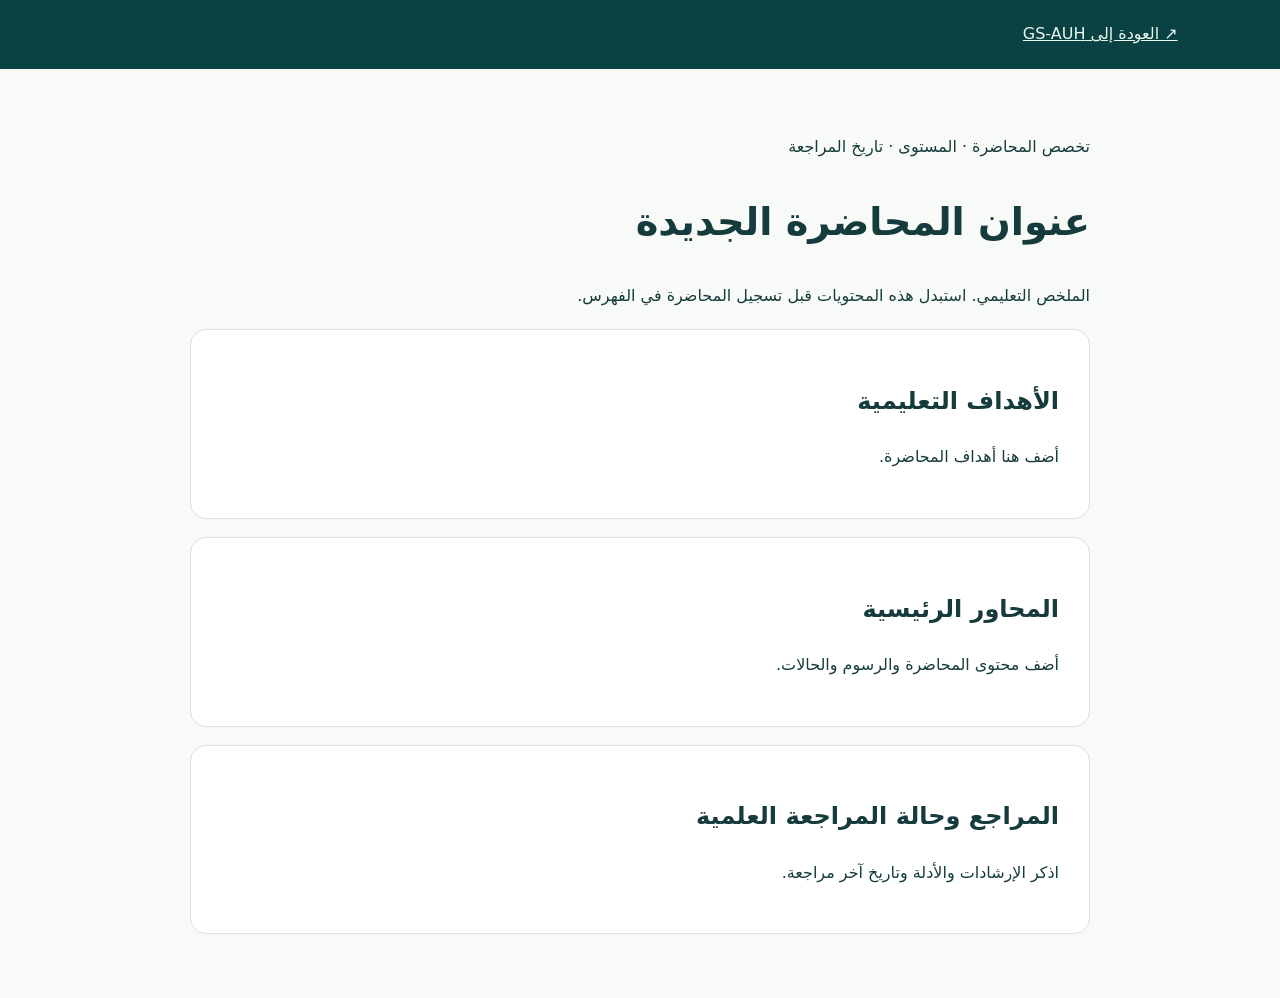
<file: templates/lecture-template/index.html>
<!doctype html><html lang="ar" dir="rtl"><head><meta charset="utf-8"><meta name="viewport" content="width=device-width, initial-scale=1"><title>عنوان محاضرة جديدة | GS-AUH</title><style>body{margin:0;font-family:system-ui,Tahoma,sans-serif;background:#f8faf7;color:#163b3c;line-height:1.8}header{background:#0a4142;color:#fff;padding:20px 8vw}a{color:#2c9484}header a{color:#e8f8ee}main{max-width:900px;margin:4rem auto;padding:0 26px}article{background:white;padding:30px;border:1px solid #dce3db;border-radius:16px;margin:18px 0}h1{font-size:2.4rem}</style></head><body><header><a href="../../index.html">↗ العودة إلى GS-AUH</a></header><main><p>تخصص المحاضرة · المستوى · تاريخ المراجعة</p><h1>عنوان المحاضرة الجديدة</h1><p>الملخص التعليمي. استبدل هذه المحتويات قبل تسجيل المحاضرة في الفهرس.</p><article><h2>الأهداف التعليمية</h2><p>أضف هنا أهداف المحاضرة.</p></article><article><h2>المحاور الرئيسية</h2><p>أضف محتوى المحاضرة والرسوم والحالات.</p></article><article><h2>المراجع وحالة المراجعة العلمية</h2><p>اذكر الإرشادات والأدلة وتاريخ آخر مراجعة.</p></article></main></body></html>
</file>
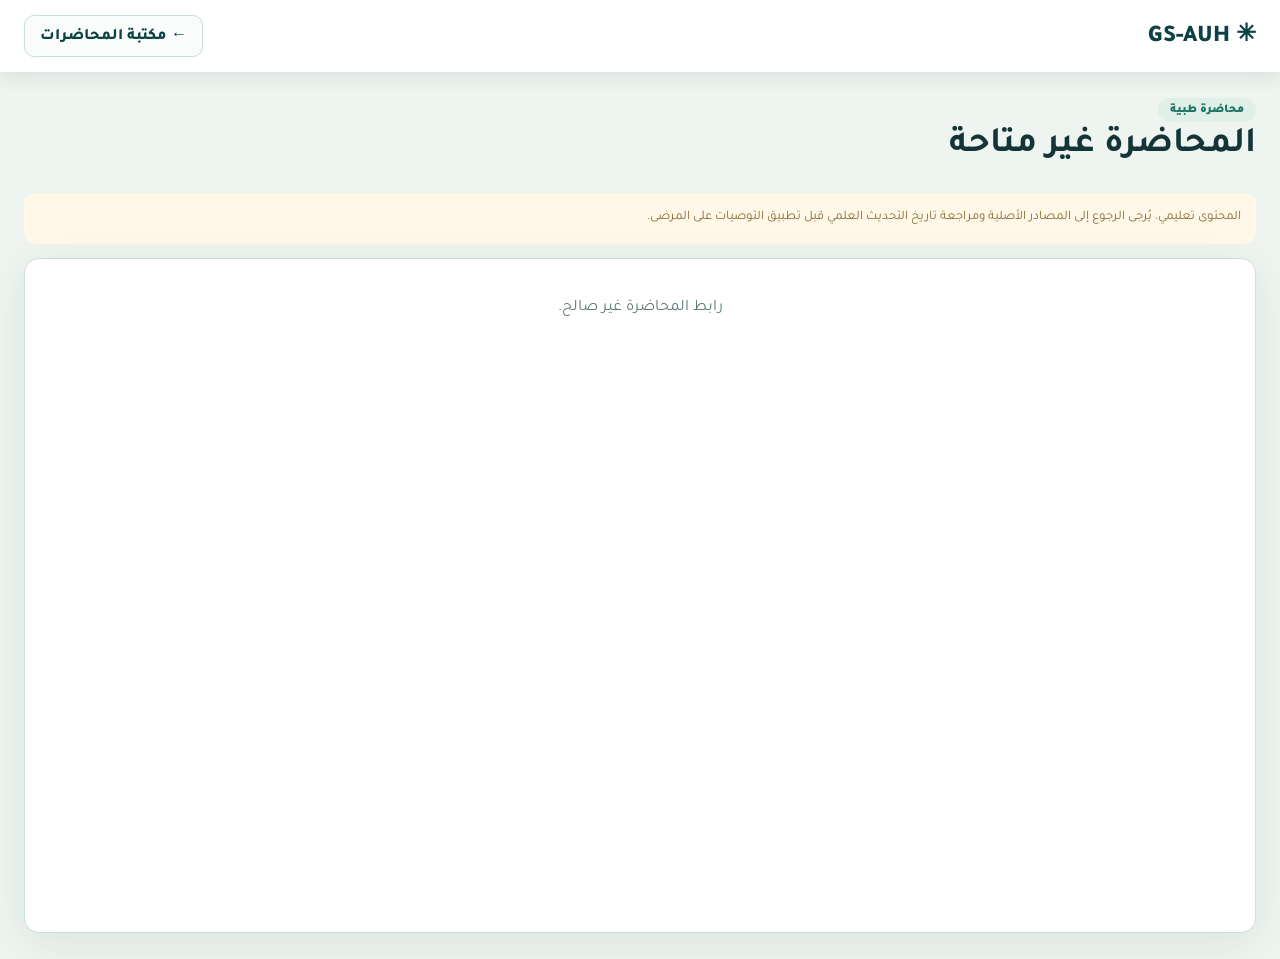
<file: lecture.html>
<!doctype html>
<html lang="ar" dir="rtl">
<head>
<meta charset="utf-8"><meta name="viewport" content="width=device-width,initial-scale=1"><meta name="robots" content="index,follow">
<meta name="theme-color" content="#0d3b40"><title>محاضرة | GS-AUH</title>
<link href="https://fonts.googleapis.com/css2?family=Tajawal:wght@400;500;700;800;900&display=swap" rel="stylesheet">
<style>
:root{--ink:#143437;--teal:#0d4144;--mint:#dcece6;--muted:#607a78}*{box-sizing:border-box}body{margin:0;background:#eef4f0;font-family:Tajawal,Arial,sans-serif;color:var(--ink)}.header{background:#fff;box-shadow:0 2px 20px #113c3820}.header-inner{max-width:1300px;margin:auto;padding:15px 24px;display:flex;align-items:center;justify-content:space-between;gap:20px}.brand{color:var(--teal);text-decoration:none;font-weight:900;font-size:24px}.back{border:1px solid #cbdfd5;background:#f9fcfa;border-radius:10px;text-decoration:none;color:var(--teal);padding:9px 15px;font-weight:800}.container{max-width:1300px;margin:auto;padding:26px 24px}.heading{display:flex;flex-wrap:wrap;align-items:flex-end;justify-content:space-between;gap:16px;margin-bottom:20px}.heading h1{font-size:clamp(25px,3vw,36px);margin:3px 0}.heading p{margin:5px 0;color:var(--muted)}.tag{display:inline-block;color:#1f7564;background:#e0f0e9;border-radius:40px;padding:5px 12px;font-weight:900;font-size:12px}.panel{border:1px solid #cce0d6;border-radius:15px;overflow:hidden;background:white;min-height:75vh;box-shadow:0 10px 40px #123f3514}.panel iframe{display:block;border:0;width:100%;height:78vh;background:white}.notice{color:#896c35;background:#fff7e7;border-radius:12px;padding:13px 15px;font-size:13px;line-height:1.9;margin:0 0 14px}.actions{display:flex;align-items:center;gap:12px;flex-wrap:wrap}.action{background:var(--teal);border-radius:10px;color:#fff;text-decoration:none;padding:10px 15px;font-weight:800}.state{padding:40px;text-align:center;color:var(--muted)}[hidden]{display:none!important}@media(max-width:650px){.header-inner,.container{padding-inline:13px}.panel iframe{height:75vh}.heading{gap:8px}}
</style>
<script type="module" src="assets/lecture-viewer.js"></script>
</head>
<body>
<header class="header"><div class="header-inner"><a href="index.html" class="brand">✳ GS-AUH</a><a class="back" href="index.html#library">← مكتبة المحاضرات</a></div></header>
<main class="container">
<section class="heading"><div><span id="status" class="tag">محاضرة طبية</span><h1 id="lectureTitle">جارٍ فتح المحاضرة…</h1><p id="lectureMeta"></p></div><div class="actions"><a id="downloadLink" class="action" target="_blank" rel="noopener noreferrer" hidden>تحميل الملف ↙</a></div></section>
<p class="notice">المحتوى تعليمي. يُرجى الرجوع إلى المصادر الأصلية ومراجعة تاريخ التحديث العلمي قبل تطبيق التوصيات على المرضى.</p>
<section class="panel"><div class="state" id="loading">جارٍ تحميل ملف المحاضرة…</div><iframe id="lectureFrame" title="محتوى المحاضرة" referrerpolicy="no-referrer" sandbox="allow-scripts" hidden></iframe></section>
</main>
</body></html>
</file>
